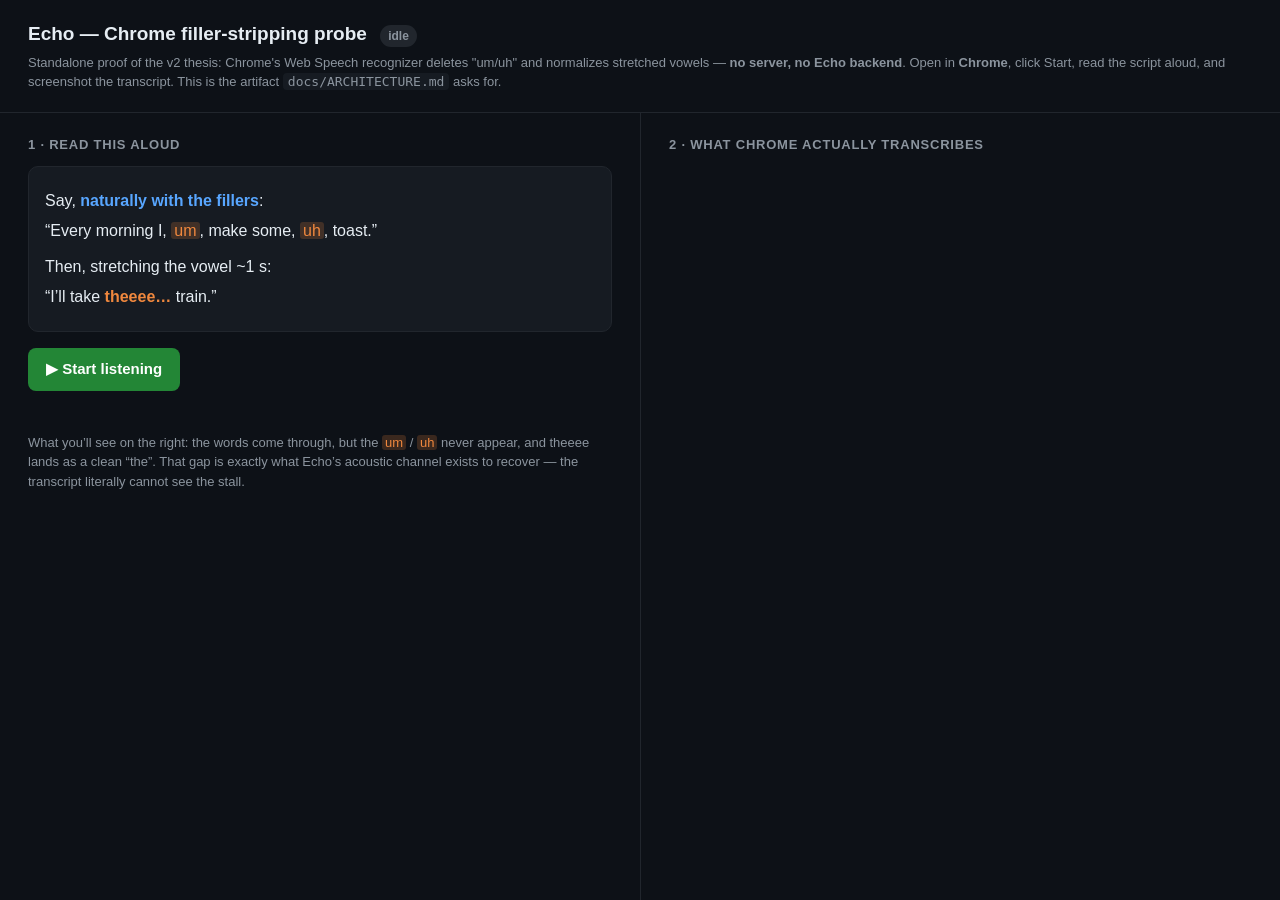
<file: eval/chrome_filler_probe.html>
<!doctype html>
<html lang="en">
<head>
<meta charset="utf-8" />
<meta name="viewport" content="width=device-width, initial-scale=1" />
<title>Echo — Chrome filler-stripping probe</title>
<style>
  :root { color-scheme: dark; }
  body {
    font: 15px/1.5 -apple-system, Segoe UI, Roboto, sans-serif;
    margin: 0; background: #0d1117; color: #e6edf3;
    display: flex; flex-direction: column; min-height: 100vh;
  }
  header { padding: 20px 28px; border-bottom: 1px solid #21262d; }
  h1 { margin: 0 0 4px; font-size: 19px; }
  .sub { color: #8b949e; font-size: 13px; }
  main { display: grid; grid-template-columns: 1fr 1fr; gap: 0; flex: 1; }
  section { padding: 22px 28px; }
  section + section { border-left: 1px solid #21262d; }
  h2 { font-size: 13px; text-transform: uppercase; letter-spacing: .06em;
       color: #8b949e; margin: 0 0 12px; }
  button {
    font: inherit; font-weight: 600; cursor: pointer; border: 0;
    border-radius: 8px; padding: 10px 18px; color: #fff; background: #238636;
  }
  button.stop { background: #da3633; }
  button:disabled { opacity: .5; cursor: default; }
  .pill { display: inline-block; padding: 2px 8px; border-radius: 999px;
          font-size: 12px; background: #21262d; color: #8b949e; margin-left: 8px; }
  .pill.live { background: #1f6feb; color: #fff; }
  ol { margin: 14px 0 0; padding: 0; list-style: none; }
  li { padding: 8px 12px; border-radius: 8px; margin-bottom: 6px;
       background: #161b22; border: 1px solid #21262d; }
  li.interim { opacity: .6; font-style: italic; }
  li .t { color: #6e7681; font-size: 11px; margin-right: 8px; }
  .script { background: #161b22; border: 1px solid #21262d; border-radius: 10px;
            padding: 16px; margin-bottom: 16px; }
  .script b { color: #58a6ff; }
  .say { font-size: 16px; margin: 6px 0; }
  .say .stretch { color: #f0883e; font-weight: 700; }
  mark { background: #f0883e33; color: #f0883e; padding: 0 3px; border-radius: 3px; }
  .note { color: #8b949e; font-size: 13px; margin-top: 14px; }
  .err { color: #f85149; font-size: 13px; margin-top: 10px; min-height: 18px; }
  code { background: #161b22; padding: 1px 5px; border-radius: 4px; }
</style>
</head>
<body>
<header>
  <h1>Echo — Chrome filler-stripping probe <span id="status" class="pill">idle</span></h1>
  <div class="sub">
    Standalone proof of the v2 thesis: Chrome's Web Speech recognizer deletes
    "um/uh" and normalizes stretched vowels — <b>no server, no Echo backend</b>.
    Open in <b>Chrome</b>, click Start, read the script aloud, and screenshot the
    transcript. This is the artifact <code>docs/ARCHITECTURE.md</code> asks for.
  </div>
</header>

<main>
  <section>
    <h2>1 · Read this aloud</h2>
    <div class="script">
      <div class="say">Say, <b>naturally with the fillers</b>:</div>
      <div class="say">“Every morning I, <mark>um</mark>, make some, <mark>uh</mark>,
        toast.”</div>
      <div class="say" style="margin-top:12px">Then, stretching the vowel ~1 s:</div>
      <div class="say">“I’ll take <span class="stretch">theeee…</span> train.”</div>
    </div>
    <button id="toggle">▶ Start listening</button>
    <div id="err" class="err"></div>
    <div class="note">
      What you’ll see on the right: the words come through, but the
      <mark>um</mark> / <mark>uh</mark> never appear, and
      <span class="stretch">theeee</span> lands as a clean “the”. That gap is
      exactly what Echo’s acoustic channel exists to recover — the transcript
      literally cannot see the stall.
    </div>
  </section>

  <section>
    <h2>2 · What Chrome actually transcribes</h2>
    <ol id="log"></ol>
  </section>
</main>

<script>
const SR = window.SpeechRecognition || window.webkitSpeechRecognition;
const toggle = document.getElementById("toggle");
const statusEl = document.getElementById("status");
const errEl = document.getElementById("err");
const log = document.getElementById("log");
let rec = null, running = false;

function stamp() {
  // performance.now()-based clock so screenshots show relative timing
  const s = (performance.now() / 1000).toFixed(1);
  return s + "s";
}

function addLine(text, interim) {
  const li = document.createElement("li");
  if (interim) li.className = "interim";
  li.innerHTML = `<span class="t">${stamp()}${interim ? " ·interim" : " ·FINAL"}</span>` +
                 text.replace(/</g, "&lt;");
  log.prepend(li);
}

if (!SR) {
  errEl.textContent = "This browser has no Web Speech API. Use desktop Chrome.";
  toggle.disabled = true;
}

toggle.onclick = () => {
  if (running) { rec && rec.stop(); return; }
  rec = new SR();
  rec.continuous = true;
  rec.interimResults = true;
  rec.lang = "en-US";
  rec.onstart = () => {
    running = true; errEl.textContent = "";
    statusEl.textContent = "listening"; statusEl.className = "pill live";
    toggle.textContent = "■ Stop"; toggle.classList.add("stop");
  };
  rec.onerror = (e) => { errEl.textContent = "recognition error: " + e.error; };
  rec.onend = () => {
    running = false;
    statusEl.textContent = "idle"; statusEl.className = "pill";
    toggle.textContent = "▶ Start listening"; toggle.classList.remove("stop");
  };
  rec.onresult = (ev) => {
    for (let i = ev.resultIndex; i < ev.results.length; i++) {
      const r = ev.results[i];
      addLine(r[0].transcript.trim(), !r.isFinal);
    }
  };
  rec.start();
};
</script>
</body>
</html>
</file>
